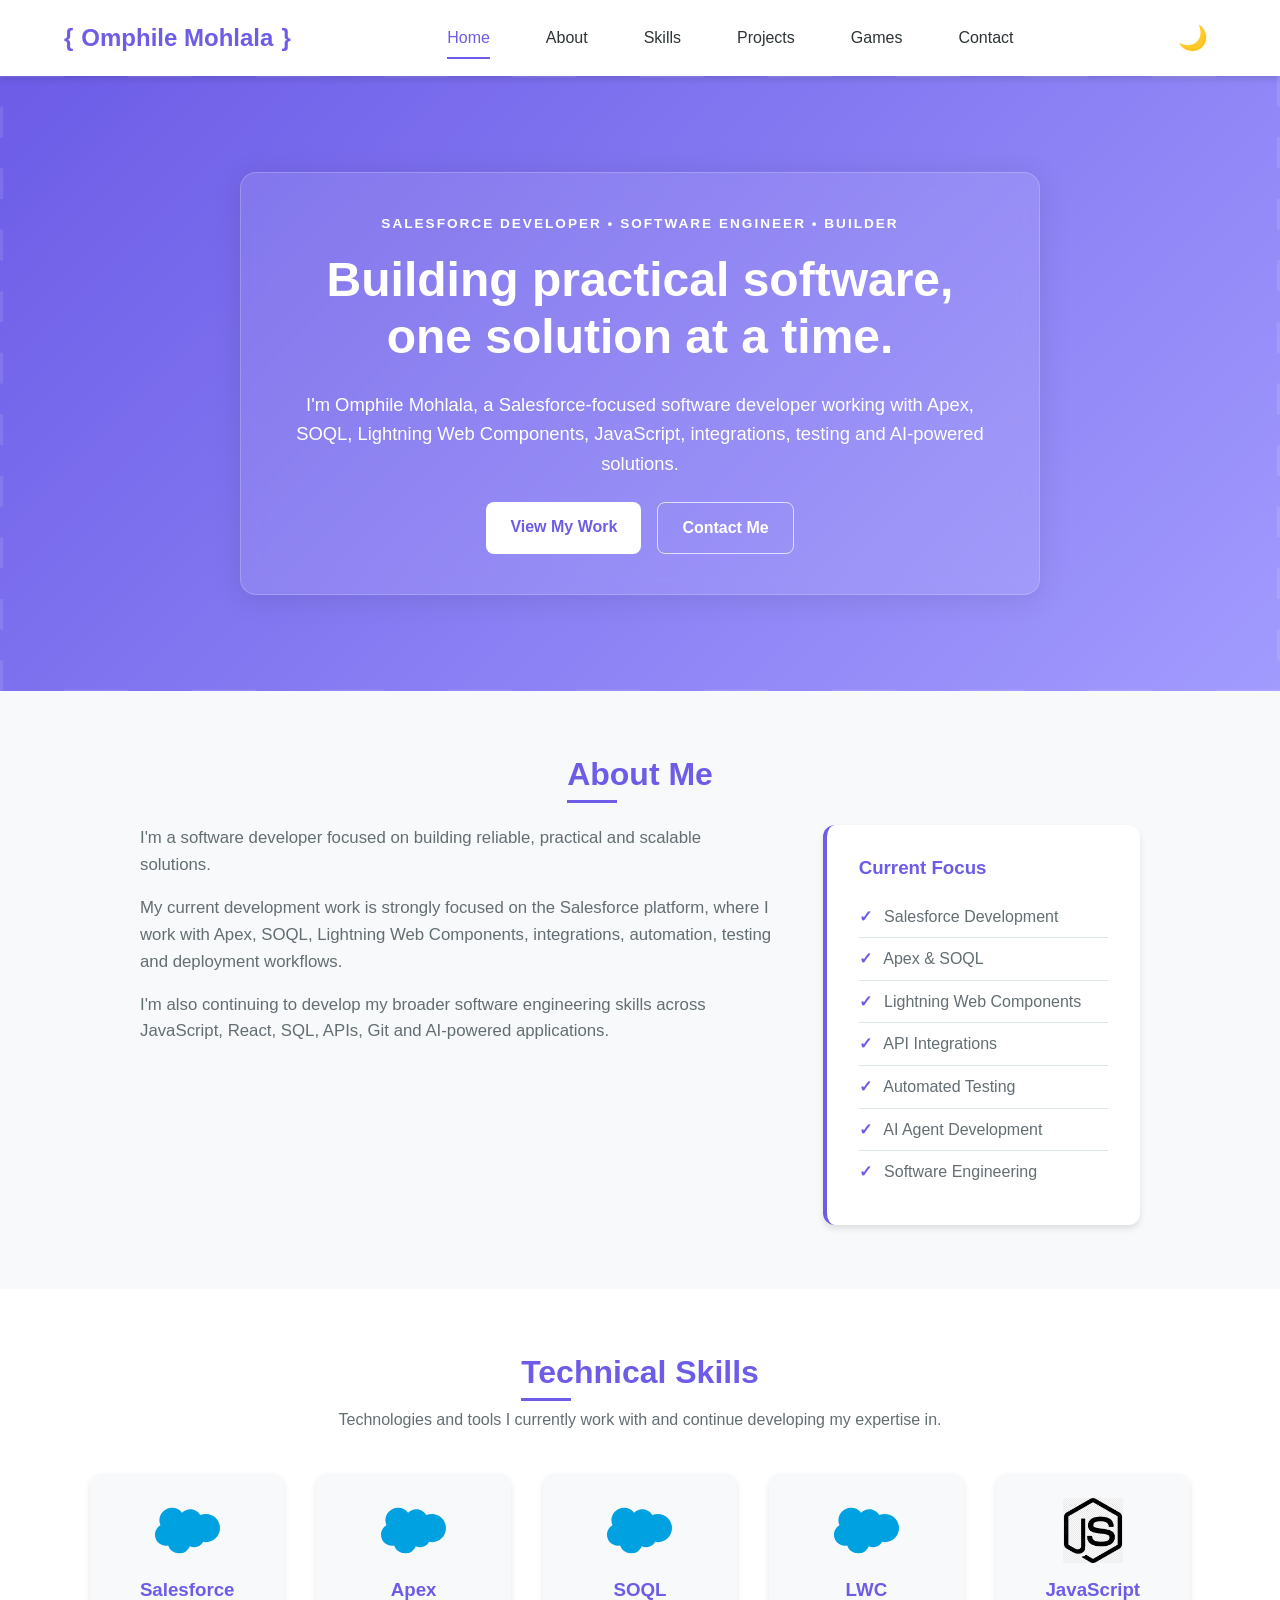
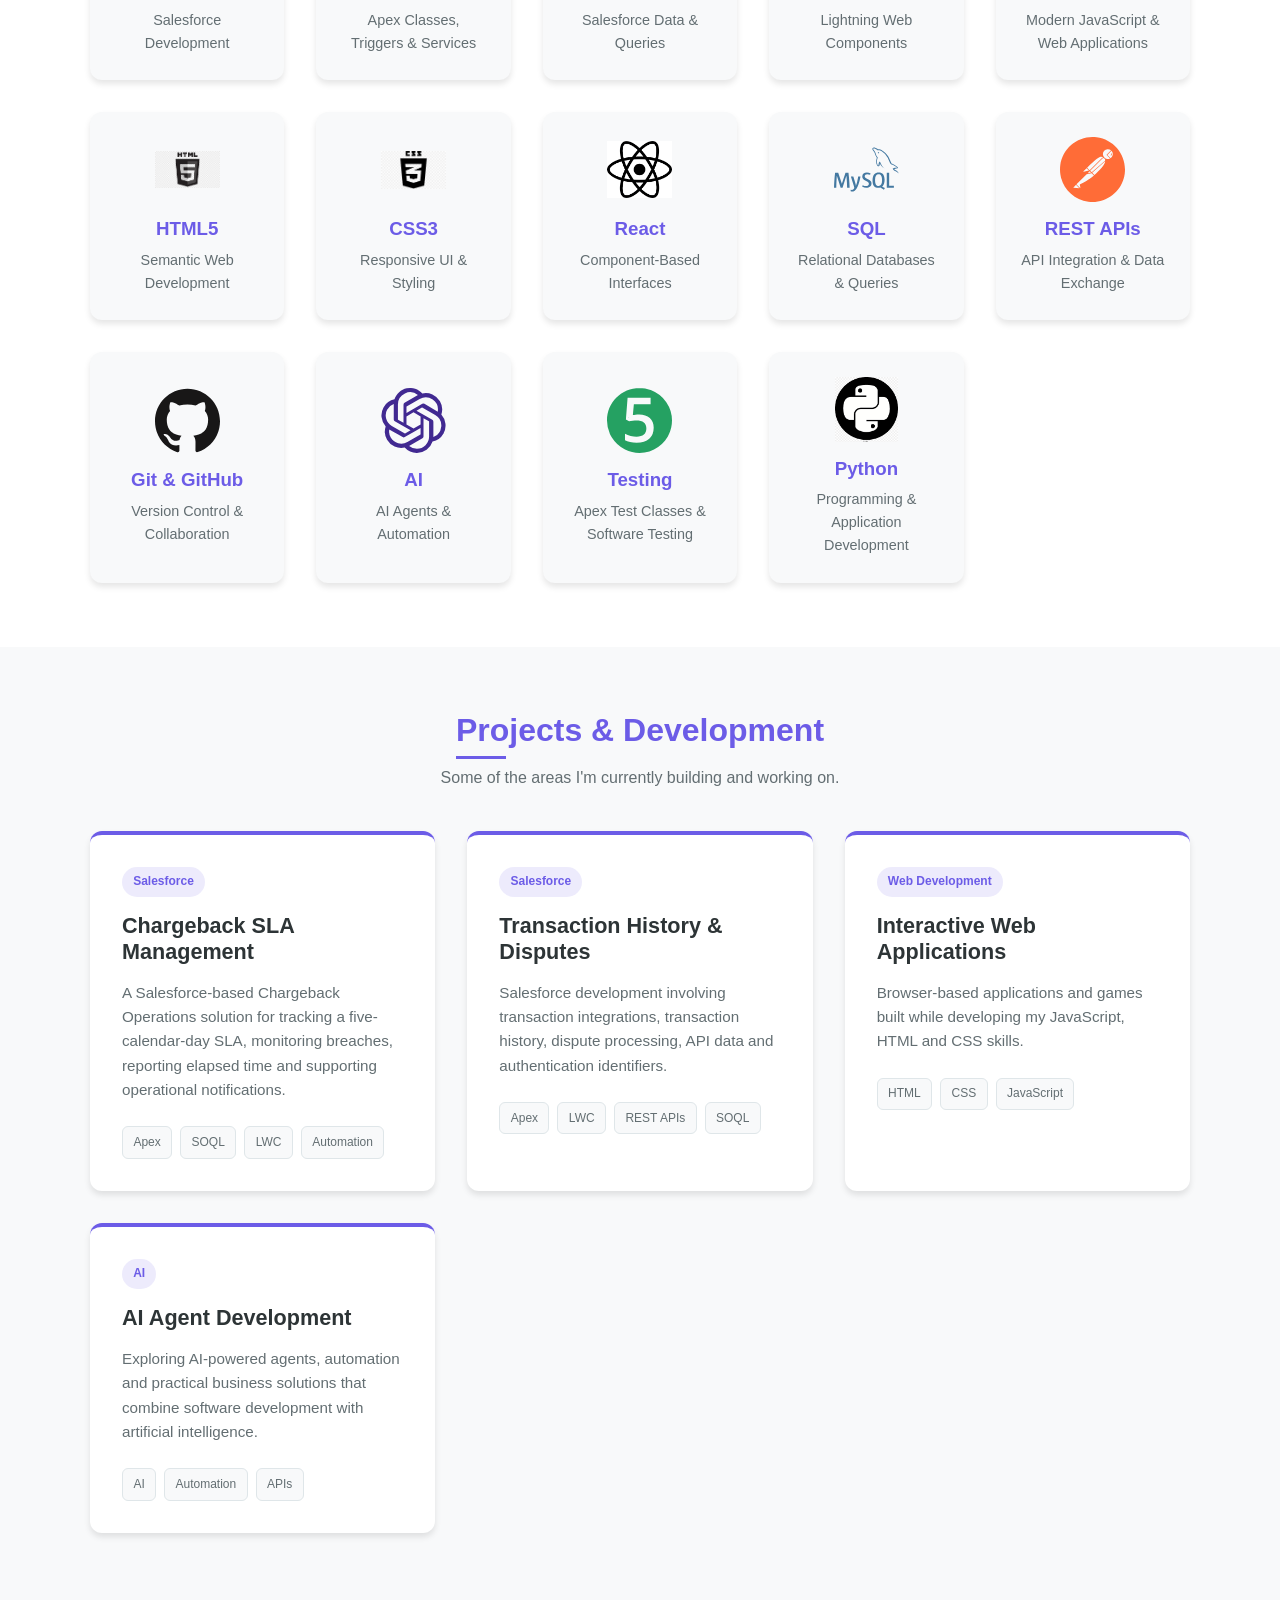
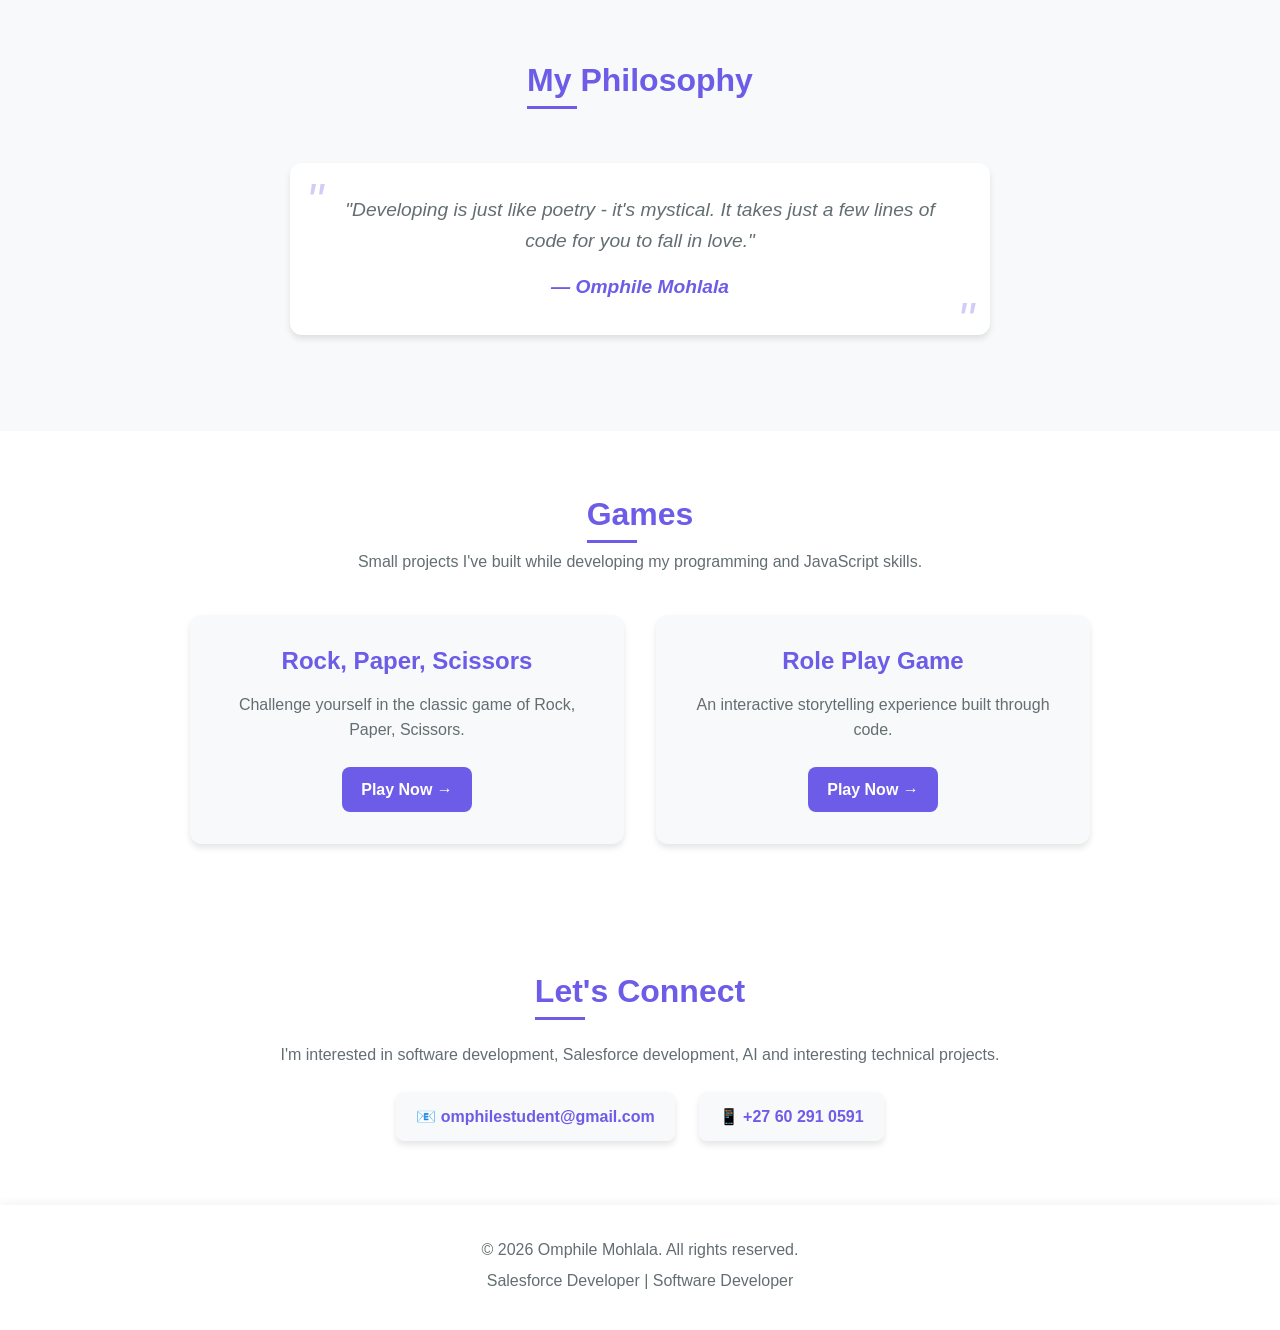
<file: index.html>
<!DOCTYPE html>
<html lang="en">

<head>

    <meta charset="UTF-8">

    <meta
            name="viewport"
            content="width=device-width, initial-scale=1.0"
    >

    <meta
            name="description"
            content="Omphile Mohlala - Salesforce Developer and Software Developer specializing in Apex, LWC, JavaScript, integrations, testing and AI."
    >

    <meta
            name="keywords"
            content="Omphile Mohlala, Salesforce Developer, Apex, LWC, JavaScript, SOQL, React, Software Developer, AI"
    >

    <link
            rel="icon"
            type="image/x-icon"
            href="assets/images/omphile.JPG"
    >

    <link
            rel="stylesheet"
            href="css/style.css"
    >

    <title>
        Omphile Mohlala | Salesforce & Software Developer
    </title>

</head>


<body>


<!-- HEADER -->

<header>

    <nav class="navbar">

        <div class="navbar-brand">
            Omphile Mohlala
        </div>


        <ul class="navbar-links">

            <li>
                <a
                        href="#home"
                        class="nav-link active"
                >
                    Home
                </a>
            </li>

            <li>
                <a
                        href="#about"
                        class="nav-link"
                >
                    About
                </a>
            </li>

            <li>
                <a
                        href="#skills"
                        class="nav-link"
                >
                    Skills
                </a>
            </li>

            <li>
                <a
                        href="#projects"
                        class="nav-link"
                >
                    Projects
                </a>
            </li>

            <li>
                <a
                        href="#games"
                        class="nav-link"
                >
                    Games
                </a>
            </li>

            <li>
                <a
                        href="#contact"
                        class="nav-link"
                >
                    Contact
                </a>
            </li>

        </ul>


        <div class="navbar-controls">

            <button
                    class="navbar-toggle"
                    aria-label="Open navigation menu"
            >
                ☰
            </button>


            <button
                    id="theme-toggle"
                    aria-label="Toggle dark mode"
            >
                <span class="toggle-icon">
                    🌙
                </span>
            </button>

        </div>

    </nav>

</header>



<main>


    <!-- HERO -->

    <section
            id="home"
            class="hero"
    >

        <div class="glass hero-content">

            <p class="eyebrow">
                SALESFORCE DEVELOPER • SOFTWARE ENGINEER • BUILDER
            </p>


            <h1>
                Building practical software,
                one solution at a time.
            </h1>


            <p class="hero-description">

                I'm Omphile Mohlala, a Salesforce-focused software developer
                working with Apex, SOQL, Lightning Web Components,
                JavaScript, integrations, testing and AI-powered solutions.

            </p>


            <div class="hero-buttons">

                <a
                        href="#projects"
                        class="primary-button"
                >
                    View My Work
                </a>


                <a
                        href="#contact"
                        class="secondary-button"
                >
                    Contact Me
                </a>

            </div>

        </div>

    </section>



    <!-- ABOUT -->

    <section
            id="about"
            class="about-section"
    >

        <h2>
            About Me
        </h2>


        <div class="about-content">

            <div>

                <p>
                    I'm a software developer focused on building reliable,
                    practical and scalable solutions.
                </p>


                <p>
                    My current development work is strongly focused on the
                    Salesforce platform, where I work with Apex, SOQL,
                    Lightning Web Components, integrations, automation,
                    testing and deployment workflows.
                </p>


                <p>
                    I'm also continuing to develop my broader software
                    engineering skills across JavaScript, React, SQL,
                    APIs, Git and AI-powered applications.
                </p>

            </div>


            <div class="developer-focus">

                <h3>
                    Current Focus
                </h3>


                <ul>

                    <li>
                        Salesforce Development
                    </li>

                    <li>
                        Apex & SOQL
                    </li>

                    <li>
                        Lightning Web Components
                    </li>

                    <li>
                        API Integrations
                    </li>

                    <li>
                        Automated Testing
                    </li>

                    <li>
                        AI Agent Development
                    </li>

                    <li>
                        Software Engineering
                    </li>

                </ul>

            </div>

        </div>

    </section>



    <!-- SKILLS -->

    <section
            id="skills"
            class="skills-section"
    >

        <h2>
            Technical Skills
        </h2>


        <p class="section-intro">

            Technologies and tools I currently work with and continue
            developing my expertise in.

        </p>


        <div class="skills-grid">


            <!-- SALESFORCE -->

            <div class="skill">

                <img
                        src="assets/icons/salesforce.svg"
                        alt="Salesforce logo"
                        class="skill-logo"
                >

                <h3>
                    Salesforce
                </h3>

                <p>
                    Salesforce Development
                </p>

            </div>



            <!-- APEX -->

            <div class="skill">

                <img
                        src="assets/icons/salesforce.svg"
                        alt="Salesforce logo representing Apex"
                        class="skill-logo"
                >

                <h3>
                    Apex
                </h3>

                <p>
                    Apex Classes, Triggers & Services
                </p>

            </div>



            <!-- SOQL -->

            <div class="skill">

                <img
                        src="assets/icons/salesforce.svg"
                        alt="Salesforce logo representing SOQL"
                        class="skill-logo"
                >

                <h3>
                    SOQL
                </h3>

                <p>
                    Salesforce Data & Queries
                </p>

            </div>



            <!-- LWC -->

            <div class="skill">

                <img
                        src="assets/icons/salesforce.svg"
                        alt="Salesforce logo representing Lightning Web Components"
                        class="skill-logo"
                >

                <h3>
                    LWC
                </h3>

                <p>
                    Lightning Web Components
                </p>

            </div>



            <!-- JAVASCRIPT -->

            <div class="skill">

                <img
                        src="assets/images/skills/javascript.png"
                        alt="JavaScript logo"
                        class="skill-logo"
                >

                <h3>
                    JavaScript
                </h3>

                <p>
                    Modern JavaScript & Web Applications
                </p>

            </div>



            <!-- HTML5 -->

            <div class="skill">

                <img
                        src="assets/images/skills/html.png"
                        alt="HTML5 logo"
                        class="skill-logo"
                >

                <h3>
                    HTML5
                </h3>

                <p>
                    Semantic Web Development
                </p>

            </div>



            <!-- CSS3 -->

            <div class="skill">

                <img
                        src="assets/images/skills/css.png"
                        alt="CSS3 logo"
                        class="skill-logo"
                >

                <h3>
                    CSS3
                </h3>

                <p>
                    Responsive UI & Styling
                </p>

            </div>



            <!-- REACT -->

            <div class="skill">

                <img
                        src="assets/images/skills/react.png"
                        alt="React logo"
                        class="skill-logo"
                >

                <h3>
                    React
                </h3>

                <p>
                    Component-Based Interfaces
                </p>

            </div>



            <!-- SQL -->

            <div class="skill">

                <img
                        src="assets/icons/mysql.svg"
                        alt="SQL database logo"
                        class="skill-logo"
                >

                <h3>
                    SQL
                </h3>

                <p>
                    Relational Databases & Queries
                </p>

            </div>



            <!-- REST APIs -->

            <div class="skill">

                <img
                        src="assets/icons/postman.svg"
                        alt="Postman REST API logo"
                        class="skill-logo"
                >

                <h3>
                    REST APIs
                </h3>

                <p>
                    API Integration & Data Exchange
                </p>

            </div>



            <!-- GIT & GITHUB -->

            <div class="skill">

                <img
                        src="assets/icons/github.svg"
                        alt="GitHub logo"
                        class="skill-logo skill-logo--mono"
                >

                <h3>
                    Git & GitHub
                </h3>

                <p>
                    Version Control & Collaboration
                </p>

            </div>



            <!-- AI -->

            <div class="skill">

                <img
                        src="assets/icons/openai.svg"
                        alt="OpenAI logo"
                        class="skill-logo skill-logo--mono"
                >

                <h3>
                    AI
                </h3>

                <p>
                    AI Agents & Automation
                </p>

            </div>



            <!-- TESTING -->

            <div class="skill">

                <img
                        src="assets/icons/junit.svg"
                        alt="JUnit testing logo"
                        class="skill-logo"
                >

                <h3>
                    Testing
                </h3>

                <p>
                    Apex Test Classes & Software Testing
                </p>

            </div>



            <!-- PYTHON -->

            <div class="skill">

                <img
                        src="assets/images/skills/python.png"
                        alt="Python logo"
                        class="skill-logo"
                >

                <h3>
                    Python
                </h3>

                <p>
                    Programming & Application Development
                </p>

            </div>


        </div>

    </section>



    <!-- PROJECTS -->

    <section
            id="projects"
            class="projects-section"
    >

        <h2>
            Projects & Development
        </h2>


        <p class="section-intro">

            Some of the areas I'm currently building and working on.

        </p>


        <div class="projects-grid">


            <article class="project-card">

            <span class="project-tag">
                Salesforce
            </span>


                <h3>
                    Chargeback SLA Management
                </h3>


                <p>

                    A Salesforce-based Chargeback Operations solution
                    for tracking a five-calendar-day SLA, monitoring
                    breaches, reporting elapsed time and supporting
                    operational notifications.

                </p>


                <div class="project-tech">

                <span>
                    Apex
                </span>

                    <span>
                    SOQL
                </span>

                    <span>
                    LWC
                </span>

                    <span>
                    Automation
                </span>

                </div>

            </article>



            <article class="project-card">

            <span class="project-tag">
                Salesforce
            </span>


                <h3>
                    Transaction History & Disputes
                </h3>


                <p>

                    Salesforce development involving transaction
                    integrations, transaction history, dispute processing,
                    API data and authentication identifiers.

                </p>


                <div class="project-tech">

                <span>
                    Apex
                </span>

                    <span>
                    LWC
                </span>

                    <span>
                    REST APIs
                </span>

                    <span>
                    SOQL
                </span>

                </div>

            </article>



            <article class="project-card">

            <span class="project-tag">
                Web Development
            </span>


                <h3>
                    Interactive Web Applications
                </h3>


                <p>

                    Browser-based applications and games built while
                    developing my JavaScript, HTML and CSS skills.

                </p>


                <div class="project-tech">

                <span>
                    HTML
                </span>

                    <span>
                    CSS
                </span>

                    <span>
                    JavaScript
                </span>

                </div>

            </article>



            <article class="project-card">

            <span class="project-tag">
                AI
            </span>


                <h3>
                    AI Agent Development
                </h3>


                <p>

                    Exploring AI-powered agents, automation and practical
                    business solutions that combine software development
                    with artificial intelligence.

                </p>


                <div class="project-tech">

                <span>
                    AI
                </span>

                    <span>
                    Automation
                </span>

                    <span>
                    APIs
                </span>

                </div>

            </article>


        </div>

    </section>



    <!-- PHILOSOPHY -->

    <section class="philosophy-section">

        <h2>
            My Philosophy
        </h2>


        <blockquote>

            <p>

                "Developing is just like poetry -
                it's mystical. It takes just a few lines
                of code for you to fall in love."

            </p>


            <footer>
                — Omphile Mohlala
            </footer>

        </blockquote>

    </section>



    <!-- GAMES -->

    <section
            class="games-section"
            id="games"
    >

        <h2>
            Games
        </h2>


        <p class="section-intro">

            Small projects I've built while developing my programming
            and JavaScript skills.

        </p>


        <div class="games-grid">


            <div class="game-card">

                <h3>
                    Rock, Paper, Scissors
                </h3>


                <p>

                    Challenge yourself in the classic game of
                    Rock, Paper, Scissors.

                </p>


                <a
                        href="pages/game.html"
                        class="game-link"
                >
                    Play Now →
                </a>

            </div>



            <div class="game-card">

                <h3>
                    Role Play Game
                </h3>


                <p>

                    An interactive storytelling experience
                    built through code.

                </p>


                <a
                        href="pages/role-play.html"
                        class="game-link"
                >
                    Play Now →
                </a>

            </div>


        </div>

    </section>



    <!-- CONTACT -->

    <section
            id="contact"
            class="contact-section"
    >

        <h2>
            Let's Connect
        </h2>


        <p>

            I'm interested in software development,
            Salesforce development, AI and interesting
            technical projects.

        </p>


        <div class="contact-details">

            <a href="mailto:omphilestudent@gmail.com">
                📧 omphilestudent@gmail.com
            </a>


            <a href="tel:+27602910591">
                📱 +27 60 291 0591
            </a>

        </div>

    </section>


</main>



<!-- FOOTER -->

<footer class="site-footer">

    <p>

        &copy;

        <span id="year"></span>

        Omphile Mohlala.

        All rights reserved.

    </p>


    <p>
        Salesforce Developer | Software Developer
    </p>

</footer>



<script src="js/main.js"></script>


</body>

</html>
</file>
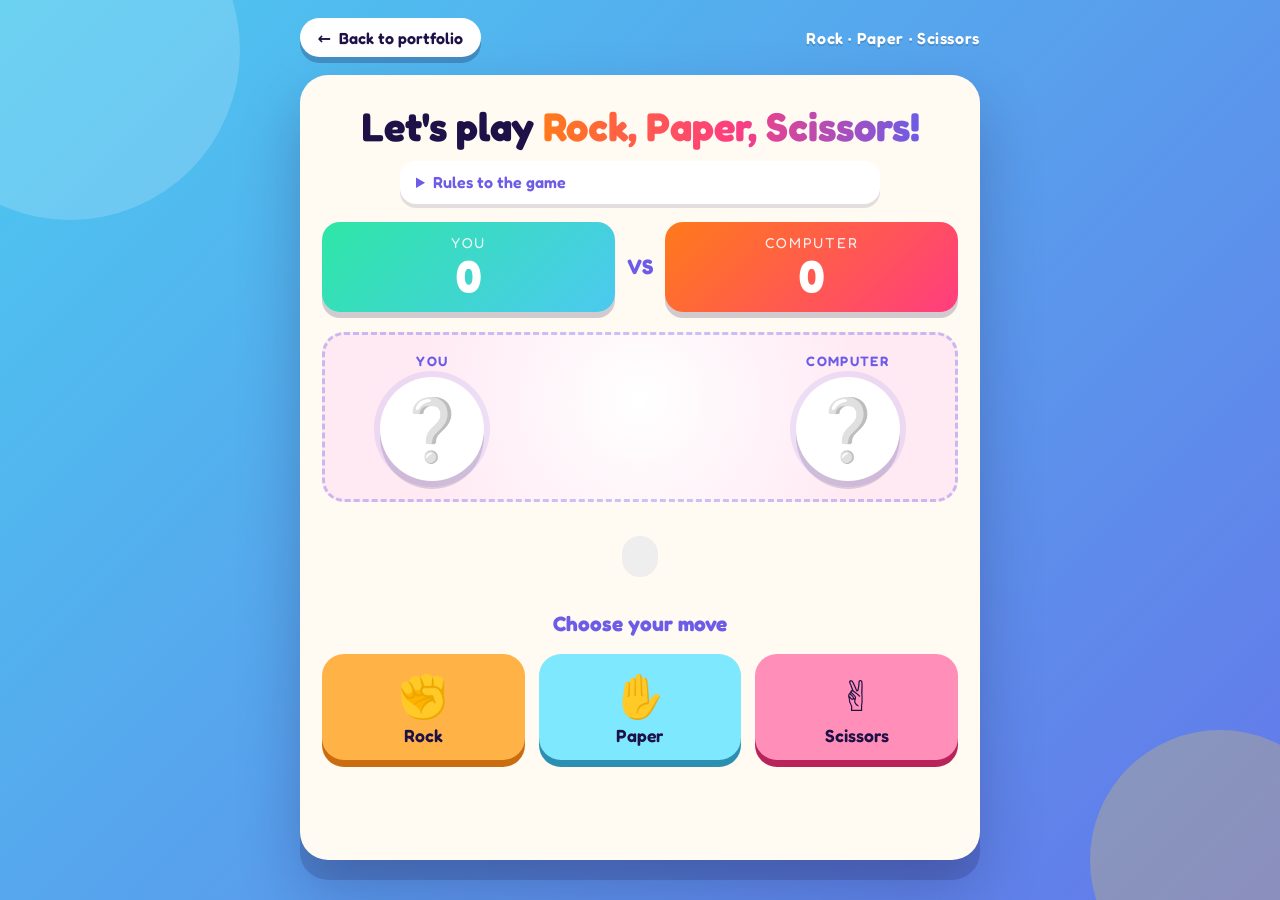
<file: pages/game.html>
<!DOCTYPE html>
<html lang="en">
<head>
  <meta charset="UTF-8" />
  <meta name="viewport" content="width=device-width, initial-scale=1.0" />
  <title>Rock, Paper, Scissors | Omphile Mohlala</title>
  <link rel="preconnect" href="https://fonts.googleapis.com">
  <link rel="preconnect" href="https://fonts.gstatic.com" crossorigin>
  <link href="https://fonts.googleapis.com/css2?family=Fredoka:wght@400;500;600;700&display=swap" rel="stylesheet">
  <link rel="stylesheet" href="../css/arcade.css" />
  <link rel="stylesheet" href="../css/game.css" />
</head>
<body>

<header class="game-topbar">
  <a href="../index.html#games" class="back-link">
    <span class="arrow" aria-hidden="true">←</span> Back to portfolio
  </a>
  <span class="game-title">Rock · Paper · Scissors</span>
</header>

<main class="game-card">

  <h1 class="game-heading">Let's play <span>Rock, Paper, Scissors!</span></h1>

  <details class="rules">
    <summary>Rules to the game</summary>

    <p>You will be playing against the computer.</p>
    <p>You can choose between Rock, Paper, and Scissors.</p>
    <p>The first one to three points wins.</p>

    <p>Here are the rules to getting a point in the game:</p>
    <ul>
      <li>Rock beats Scissors</li>
      <li>Scissors beats Paper</li>
      <li>Paper beats Rock</li>
    </ul>
    <p>
      If the player and computer choose the same option (Ex. Paper and
      Paper), then no one gets the point.
    </p>
  </details>

  <div class="scoreboard">
    <div class="score-card player">
      <span class="score-label">You</span>
      <strong class="score" id="player-score">0</strong>
    </div>

    <span class="vs" aria-hidden="true">VS</span>

    <div class="score-card computer">
      <span class="score-label">Computer</span>
      <strong class="score" id="computer-score">0</strong>
    </div>
  </div>

  <section class="arena" id="arena" aria-label="Round arena">
    <div class="pick-slot">
      <span class="pick-label">You</span>
      <div class="pick-emoji" id="player-pick">❔</div>
    </div>

    <div class="countdown is-off" id="countdown" aria-live="assertive"></div>

    <div class="pick-slot">
      <span class="pick-label">Computer</span>
      <div class="pick-emoji" id="computer-pick">❔</div>
    </div>
  </section>

  <p id="results-msg" class="results-msg" role="status"></p>

  <section class="options-container">
    <h2>Choose your move</h2>
    <div class="btn-container">
      <button id="rock-btn" class="move" data-move="Rock">
        <span class="move-emoji" aria-hidden="true">✊</span>Rock
      </button>
      <button id="paper-btn" class="move" data-move="Paper">
        <span class="move-emoji" aria-hidden="true">✋</span>Paper
      </button>
      <button id="scissors-btn" class="move" data-move="Scissors">
        <span class="move-emoji" aria-hidden="true">✌️</span>Scissors
      </button>
    </div>
  </section>

  <p id="winner-msg" class="winner-msg" role="status"></p>
  <button class="reset-btn" id="reset-game-btn" hidden>Play again?</button>

</main>

<script src="../js/fx.js"></script>
<script src="../js/game.js"></script>
</body>
</html>
</file>
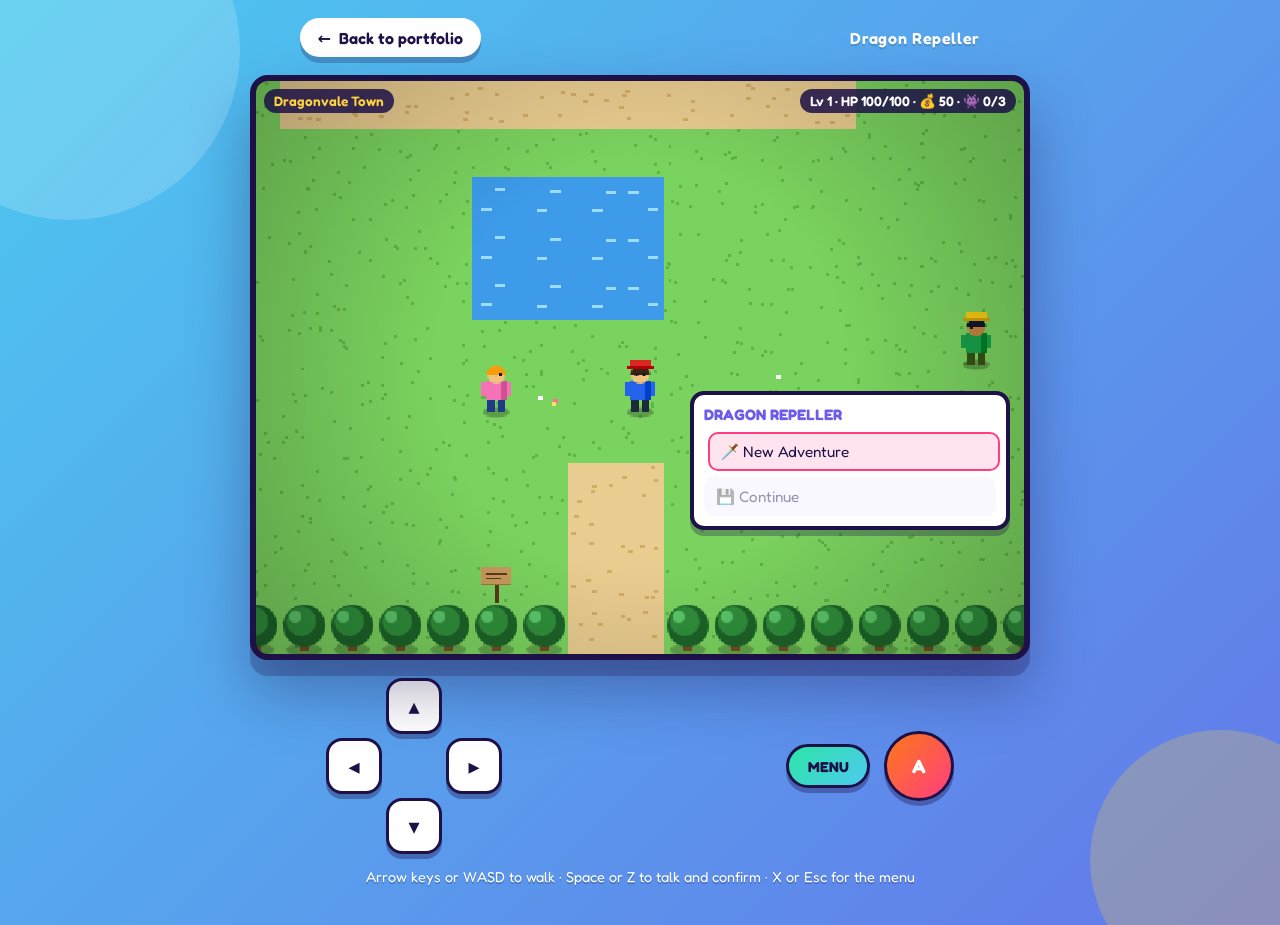
<file: pages/role-play.html>
<!DOCTYPE html>
<html lang="en">
<head>
  <meta charset="utf-8">
  <meta name="viewport" content="width=device-width, initial-scale=1.0">
  <title>Dragon Repeller | Omphile Mohlala</title>
  <link rel="preconnect" href="https://fonts.googleapis.com">
  <link rel="preconnect" href="https://fonts.gstatic.com" crossorigin>
  <link href="https://fonts.googleapis.com/css2?family=Fredoka:wght@400;500;600;700&display=swap" rel="stylesheet">
  <link rel="stylesheet" href="../css/arcade.css">
  <link rel="stylesheet" href="../css/role-play.css">
</head>
<body>

<header class="game-topbar">
  <a href="../index.html#games" class="back-link">
    <span class="arrow" aria-hidden="true">←</span> Back to portfolio
  </a>
  <span class="game-title">Dragon Repeller</span>
</header>

<main class="rpg-wrap">

  <div class="rpg" id="rpg">
    <canvas id="world" width="512" height="384" aria-label="Dragonvale world"></canvas>

    <div class="hud">
      <span class="hud-location" id="hud-location">Dragonvale Town</span>
      <span class="hud-stats" id="hud-stats"></span>
    </div>

    <div class="battle" id="battle" hidden>
      <div class="battle-stage">
        <div class="foe">
          <div class="panel">
            <span class="panel-name"><span id="foe-name"></span> <span class="lv" id="foe-level"></span></span>
            <div class="hp"><div class="hp-fill" id="foe-hp"></div></div>
            <span class="numbers" id="foe-numbers"></span>
          </div>
          <div class="sprite foe-sprite" id="foe-sprite"></div>
        </div>
        <div class="you">
          <div class="sprite you-sprite" id="you-sprite">🤺</div>
          <div class="panel">
            <span class="panel-name">Hero <span class="lv" id="you-level"></span></span>
            <div class="hp"><div class="hp-fill" id="you-hp"></div></div>
            <span class="numbers" id="you-numbers"></span>
          </div>
        </div>
        <div class="companions" id="companion-strip"></div>
      </div>
    </div>

    <div class="dialog" id="dialog" hidden>
      <div class="dialog-speaker" id="dialog-speaker" hidden></div>
      <p id="dialog-text"></p>
      <span class="dialog-next" aria-hidden="true">▶</span>
    </div>

    <div class="choice" id="choice" hidden>
      <h3 id="choice-title"></h3>
      <div class="choice-list" id="choice-list"></div>
    </div>

    <div class="fade" id="fade"></div>
    <div class="flash" id="flash"></div>
  </div>

  <div class="touch" aria-label="On-screen controls">
    <div class="dpad">
      <button type="button" data-key="ArrowUp" aria-label="Up">▲</button>
      <button type="button" data-key="ArrowLeft" aria-label="Left">◀</button>
      <button type="button" data-key="ArrowRight" aria-label="Right">▶</button>
      <button type="button" data-key="ArrowDown" aria-label="Down">▼</button>
    </div>
    <div class="ab">
      <button type="button" class="b" data-key="x" aria-label="Menu">MENU</button>
      <button type="button" class="a" data-key=" " aria-label="Talk or confirm">A</button>
    </div>
  </div>

  <p class="controls-help">Arrow keys or WASD to walk · Space or Z to talk and confirm · X or Esc for the menu</p>

</main>

<script src="../js/fx.js"></script>
<script src="../js/rpg/data.js"></script>
<script src="../js/rpg/sprites.js"></script>
<script src="../js/rpg/world.js"></script>
<script src="../js/rpg/ui.js"></script>
<script src="../js/rpg/battle.js"></script>
<script src="../js/role-play.js"></script>
</body>
</html>
</file>
<file: css/style.css>
:root {
  /* Color Palette */
  --bg-primary: #f8f9fa;
  --bg-secondary: #ffffff;
  --text-primary: #2d3436;
  --text-secondary: #636e72;
  --accent-color: #6c5ce7;
  --accent-light: #a29bfe;
  --border-color: #dfe6e9;
  --hover-color: #f1f1f1;
  --shadow: 0 4px 6px rgba(0, 0, 0, 0.1);
  --transition: all 0.3s cubic-bezier(0.25, 0.8, 0.25, 1);

  /* Typography */
  --font-main: 'Segoe UI', Tahoma, Geneva, Verdana, sans-serif;
  --font-heading: 'Montserrat', sans-serif;
}

/* Dark theme */
[data-theme="dark"] {
  --bg-primary: #121212;
  --bg-secondary: #1e1e1e;
  --text-primary: #f5f6fa;
  --text-secondary: #dcdde1;
  --accent-color: #9c88ff;
  --accent-light: #8c7ae6;
  --border-color: #353b48;
  --hover-color: #2f3640;
  --shadow: 0 4px 6px rgba(0, 0, 0, 0.3);
}

* {
  box-sizing: border-box;
  margin: 0;
  padding: 0;
}

html {
  scroll-behavior: smooth;
}

body {
  font-family: var(--font-main);
  background-color: var(--bg-primary);
  color: var(--text-primary);
  transition: var(--transition);
  line-height: 1.6;
  margin: 0;
  min-height: 100vh;
  display: flex;
  flex-direction: column;
}

/* Typography */

h1,
h2,
h3,
h4 {
  font-family: var(--font-heading);
  font-weight: 600;
  line-height: 1.2;
  margin-bottom: 1rem;
}

h1 {
  font-size: 2.5rem;
}

h2 {
  font-size: 2rem;
  color: var(--accent-color);
  position: relative;
  display: inline-block;
  margin-bottom: 2rem;
}

h2::after {
  content: '';
  position: absolute;
  bottom: -10px;
  left: 0;
  width: 50px;
  height: 3px;
  background: var(--accent-color);
}

p {
  margin-bottom: 1rem;
  color: var(--text-secondary);
}

a {
  text-decoration: none;
  color: var(--accent-color);
  transition: var(--transition);
}

/* Layout */

.container {
  width: 100%;
  max-width: 1200px;
  margin: 0 auto;
  padding: 0 1.5rem;
}

section {
  padding: 4rem 1.5rem;
  scroll-margin-top: 90px;
}

/* Header & Navigation */

header {
  background-color: var(--bg-secondary);
  box-shadow: var(--shadow);
  position: sticky;
  top: 0;
  z-index: 100;
}

.navbar {
  width: 100%;
  max-width: 1200px;
  margin: 0 auto;
  display: flex;
  justify-content: space-between;
  align-items: center;
  padding: 1rem 1.5rem;
}

.navbar-brand {
  font-size: 1.5rem;
  font-weight: 700;
  color: var(--accent-color);
  display: flex;
  align-items: center;
  gap: 0.5rem;
}

.navbar-brand::before {
  content: "{";
  color: var(--accent-color);
}

.navbar-brand::after {
  content: "}";
  color: var(--accent-color);
}

.navbar-links {
  display: flex;
  gap: 1.5rem;
  list-style: none;
}

.nav-link {
  color: var(--text-primary);
  padding: 0.5rem 1rem;
  border-radius: 4px;
  transition: var(--transition);
  font-weight: 500;
  position: relative;
}

.nav-link:hover {
  color: var(--accent-color);
}

.nav-link.active {
  color: var(--accent-color);
}

.nav-link.active::after {
  content: '';
  position: absolute;
  bottom: -5px;
  left: 1rem;
  width: calc(100% - 2rem);
  height: 2px;
  background: var(--accent-color);
}

/* Navbar controls */

.navbar-controls {
  display: flex;
  align-items: center;
  gap: 1rem;
}

.navbar-toggle {
  display: none;
  background: none;
  border: none;
  font-size: 1.5rem;
  color: var(--text-primary);
  cursor: pointer;
}

/* Theme Toggle */

#theme-toggle {
  background: none;
  border: none;
  font-size: 1.5rem;
  cursor: pointer;
  color: var(--text-primary);
  transition: var(--transition);
  padding: 0.5rem;
  border-radius: 50%;
}

#theme-toggle:hover {
  background: var(--hover-color);
}

/* Hero Section */

.hero {
  background: linear-gradient(
          135deg,
          var(--accent-color) 0%,
          var(--accent-light) 100%
  );

  color: white;
  padding: 6rem 1.5rem;
  text-align: center;
  position: relative;
  overflow: hidden;
}

.hero::before {
  content: '';
  position: absolute;
  top: 0;
  left: 0;
  width: 100%;
  height: 100%;

  background: url('data:image/svg+xml;utf8,<svg xmlns="http://www.w3.org/2000/svg" viewBox="0 0 100 100" preserveAspectRatio="none"><path d="M0,0 L100,0 L100,100 L0,100 Z" fill="none" stroke="white" stroke-width="0.5" stroke-dasharray="5,5" /></svg>');

  opacity: 0.1;
}

.hero-content {
  position: relative;
  z-index: 1;
}

.glass {
  background: rgba(255, 255, 255, 0.1);
  backdrop-filter: blur(10px);
  -webkit-backdrop-filter: blur(10px);

  border-radius: 16px;

  border: 1px solid rgba(255, 255, 255, 0.2);

  padding: 2.5rem;

  max-width: 800px;

  margin: 0 auto;

  box-shadow: 0 4px 30px rgba(0, 0, 0, 0.1);

  transform: translateY(20px);

  opacity: 0;

  animation: fadeInUp 0.8s ease forwards;
}

.glass p {
  color: white;
}

.eyebrow {
  color: white !important;
  font-size: 0.85rem;
  font-weight: 700;
  letter-spacing: 2px;
  margin-bottom: 1rem;
}

.hero h1 {
  color: white;
  font-size: 3rem;
  margin-bottom: 1.5rem;
}

.hero-description {
  color: white !important;
  font-size: 1.15rem;
  max-width: 700px;
  margin: 0 auto 1.5rem;
}

/* Hero Buttons */

.hero-buttons {
  display: flex;
  justify-content: center;
  gap: 1rem;
  margin-top: 1.5rem;
  flex-wrap: wrap;
}

.primary-button,
.secondary-button {
  display: inline-block;
  padding: 0.75rem 1.5rem;
  border-radius: 8px;
  font-weight: 600;
  transition: var(--transition);
}

.primary-button {
  background: white;
  color: var(--accent-color);
}

.primary-button:hover {
  transform: translateY(-3px);
  box-shadow: var(--shadow);
}

.secondary-button {
  border: 1px solid rgba(255, 255, 255, 0.7);
  color: white;
}

.secondary-button:hover {
  background: rgba(255, 255, 255, 0.15);
  color: white;
}

/* Section Intro */

.section-intro {
  max-width: 700px;
  margin: -1rem auto 2.5rem;
  text-align: center;
}

/* Skills Section */

.skills-section {
  text-align: center;
  background-color: var(--bg-secondary);
}

.skills-grid {
  display: grid;

  grid-template-columns:
    repeat(auto-fit, minmax(170px, 1fr));

  gap: 2rem;

  max-width: 1100px;

  margin: 0 auto;
}

.skill {
  display: flex;
  flex-direction: column;
  align-items: center;
  justify-content: center;

  padding: 1.5rem;

  min-height: 190px;

  border-radius: 12px;

  transition: var(--transition);

  background: var(--bg-primary);

  box-shadow: var(--shadow);

  border: 1px solid transparent;
}

.skill:hover {
  transform: translateY(-7px);

  box-shadow: 0 10px 25px rgba(0, 0, 0, 0.12);

  border-color: var(--accent-light);
}

.skill h3 {
  color: var(--accent-color);
  margin-bottom: 0.5rem;
}

.skill p {
  font-size: 0.9rem;
  margin-bottom: 0;
}

.skill-logo {
  width: 65px;
  height: 65px;

  object-fit: contain;

  margin-bottom: 1rem;

  transition: var(--transition);
}

.skill:hover .skill-logo {
  transform: scale(1.08);
}

/* Near-black logos (GitHub, OpenAI) are inverted so they show on dark backgrounds */
[data-theme="dark"] .skill-logo--mono {
  filter: invert(1);
}

.skill-icon {
  width: 65px;
  height: 65px;

  display: flex;
  align-items: center;
  justify-content: center;

  font-size: 2.2rem;

  margin-bottom: 1rem;

  background: rgba(108, 92, 231, 0.1);

  border-radius: 14px;
}

/* About Section */

.about-section {
  text-align: center;
}

.about-content {
  max-width: 1000px;
  margin: 0 auto;

  display: grid;

  grid-template-columns: 2fr 1fr;

  gap: 3rem;

  text-align: left;

  align-items: start;
}

.about-content p {
  font-size: 1.05rem;
}

.developer-focus {
  background: var(--bg-secondary);

  padding: 2rem;

  border-radius: 12px;

  box-shadow: var(--shadow);

  border-left: 4px solid var(--accent-color);
}

.developer-focus h3 {
  color: var(--accent-color);
}

.developer-focus ul {
  list-style: none;
}

.developer-focus li {
  padding: 0.5rem 0;

  color: var(--text-secondary);

  border-bottom: 1px solid var(--border-color);
}

.developer-focus li:last-child {
  border-bottom: none;
}

.developer-focus li::before {
  content: "✓";
  color: var(--accent-color);
  font-weight: bold;
  margin-right: 0.5rem;
}

/* Philosophy */

.philosophy-section {
  text-align: center;
}

blockquote {
  font-style: italic;

  font-size: 1.2rem;

  max-width: 700px;

  margin: 2rem auto;

  padding: 2rem;

  position: relative;

  color: var(--text-primary);

  background: var(--bg-secondary);

  border-radius: 12px;

  box-shadow: var(--shadow);
}

blockquote::before,
blockquote::after {
  content: '"';

  font-size: 3rem;

  color: var(--accent-color);

  opacity: 0.3;

  position: absolute;
}

blockquote::before {
  top: 0;
  left: 1rem;
}

blockquote::after {
  bottom: -1.5rem;
  right: 1rem;
}

blockquote footer {
  margin-top: 1rem;

  padding: 0;

  background: none;

  box-shadow: none;

  font-weight: 600;

  color: var(--accent-color);
}

/* Projects */

.projects-section {
  background-color: var(--bg-primary);
  text-align: center;
}

.projects-grid {
  display: grid;

  grid-template-columns:
    repeat(auto-fit, minmax(280px, 1fr));

  gap: 2rem;

  max-width: 1100px;

  margin: 0 auto;
}

.project-card {
  background: var(--bg-secondary);

  padding: 2rem;

  border-radius: 12px;

  box-shadow: var(--shadow);

  text-align: left;

  transition: var(--transition);

  border-top: 4px solid var(--accent-color);
}

.project-card:hover {
  transform: translateY(-7px);

  box-shadow:
          0 12px 25px rgba(0, 0, 0, 0.12);
}

.project-tag {
  display: inline-block;

  background: rgba(108, 92, 231, 0.12);

  color: var(--accent-color);

  padding: 0.35rem 0.7rem;

  border-radius: 20px;

  font-size: 0.75rem;

  font-weight: 700;

  margin-bottom: 1rem;
}

.project-card h3 {
  color: var(--text-primary);

  font-size: 1.35rem;
}

.project-card p {
  font-size: 0.95rem;
}

.project-tech {
  display: flex;

  flex-wrap: wrap;

  gap: 0.5rem;

  margin-top: 1.5rem;
}

.project-tech span {
  padding: 0.35rem 0.65rem;

  background: var(--bg-primary);

  border: 1px solid var(--border-color);

  border-radius: 6px;

  font-size: 0.75rem;

  color: var(--text-secondary);
}

/* Games Section */

.games-section {
  background-color: var(--bg-secondary);

  padding: 4rem 1.5rem;

  text-align: center;
}

.games-grid {
  display: grid;

  grid-template-columns:
    repeat(auto-fit, minmax(250px, 1fr));

  gap: 2rem;

  max-width: 900px;

  margin: 0 auto;
}

.game-card {
  background: var(--bg-primary);

  padding: 2rem;

  border-radius: 12px;

  box-shadow: var(--shadow);

  transition: var(--transition);

  display: flex;

  flex-direction: column;

  align-items: center;

  justify-content: space-between;
}

.game-card:hover {
  transform: translateY(-5px);

  box-shadow:
          0 10px 20px rgba(0, 0, 0, 0.1);
}

.game-card h3 {
  color: var(--accent-color);

  font-size: 1.5rem;

  margin-bottom: 1rem;
}

.game-card p {
  color: var(--text-secondary);

  font-size: 1rem;

  margin-bottom: 1.5rem;
}

.game-link {
  display: inline-block;

  padding: 0.6rem 1.2rem;

  background-color: var(--accent-color);

  color: #fff;

  border-radius: 8px;

  font-weight: bold;

  transition: var(--transition);
}

.game-link:hover {
  background-color: var(--accent-light);

  color: #fff;

  transform: translateY(-2px);
}

/* Contact Section */

.contact-section {
  background-color: var(--bg-secondary);

  text-align: center;
}

.contact-details {
  display: flex;

  justify-content: center;

  align-items: center;

  gap: 1.5rem;

  flex-wrap: wrap;

  margin-top: 1.5rem;
}

.contact-details a {
  padding: 0.75rem 1.25rem;

  background: var(--bg-primary);

  border-radius: 8px;

  box-shadow: var(--shadow);

  font-weight: 600;
}

.contact-details a:hover {
  transform: translateY(-3px);

  color: var(--accent-light);
}

/* Footer */

.site-footer {
  text-align: center;

  padding: 2rem 1.5rem;

  margin-top: auto;

  background-color: var(--bg-secondary);

  box-shadow:
          0 -2px 10px rgba(0, 0, 0, 0.05);
}

.site-footer p {
  margin-bottom: 0.3rem;
}

/* Animations */

@keyframes fadeInUp {

  from {
    opacity: 0;
    transform: translateY(20px);
  }

  to {
    opacity: 1;
    transform: translateY(0);
  }

}

/* Tablet */

@media (max-width: 768px) {

  .navbar {
    padding: 1rem;
  }

  .navbar-links {
    display: none;

    flex-direction: column;

    width: 100%;

    margin-top: 1rem;

    gap: 0.5rem;
  }

  .navbar-links.active {
    display: flex;
  }

  .navbar-toggle {
    display: block;
  }

  .navbar-controls {
    margin-left: auto;
  }

  .navbar {
    flex-wrap: wrap;
  }

  section {
    padding: 3rem 1rem;
  }

  h1 {
    font-size: 2rem;
  }

  h2 {
    font-size: 1.5rem;
  }

  .hero {
    padding: 4rem 1rem;
  }

  .hero h1 {
    font-size: 2.2rem;
  }

  .glass {
    padding: 2rem 1.5rem;
  }

  .about-content {
    grid-template-columns: 1fr;

    gap: 2rem;
  }

  .skills-grid {
    grid-template-columns:
      repeat(2, 1fr);

    gap: 1rem;
  }

  .projects-grid {
    grid-template-columns: 1fr;
  }

}

/* Mobile */

@media (max-width: 480px) {

  .navbar-brand {
    font-size: 1.2rem;
  }

  .hero h1 {
    font-size: 1.8rem;
  }

  .hero-description {
    font-size: 1rem;
  }

  .hero-buttons {
    flex-direction: column;
  }

  .primary-button,
  .secondary-button {
    width: 100%;
  }

  .skills-grid {
    grid-template-columns: 1fr 1fr;
  }

  .skill {
    min-height: 170px;

    padding: 1rem;
  }

  .skill-logo,
  .skill-icon {
    width: 55px;
    height: 55px;
  }

  .skill h3 {
    font-size: 1rem;
  }

  .skill p {
    font-size: 0.8rem;
  }

  .glass {
    padding: 1.5rem;
  }

  .glass p {
    font-size: 1rem;
  }

  .contact-details {
    flex-direction: column;
  }

  .contact-details a {
    width: 100%;
  }

}
</file>
<file: css/arcade.css>
/* Shared look and motion for the game pages */

:root {
    --ink: #1d1147;
    --paper: #fffaf2;
    --sun: #ffd23f;
    --orange: #ff7a1a;
    --pink: #ff3d7f;
    --mint: #2ee6a6;
    --violet: #6c5ce7;
    --sky: #4cc9f0;
}

* {
    box-sizing: border-box;
}

body {
    margin: 0;
    min-height: 100vh;
    padding: 0 16px 40px;
    overflow-x: hidden;
    font-family: 'Fredoka', system-ui, sans-serif;
    color: var(--ink);
    background: linear-gradient(-45deg, var(--orange), var(--pink), var(--violet), var(--sky));
    background-size: 400% 400%;
    animation: bgShift 16s ease infinite;
}

/* Floating blobs behind everything */
body::before,
body::after {
    content: '';
    position: fixed;
    z-index: -1;
    border-radius: 50%;
    pointer-events: none;
}

body::before {
    width: 340px;
    height: 340px;
    top: -120px;
    left: -100px;
    background: rgba(255, 255, 255, 0.18);
    animation: floatA 10s ease-in-out infinite;
}

body::after {
    width: 260px;
    height: 260px;
    right: -70px;
    bottom: -90px;
    background: rgba(255, 210, 63, 0.25);
    animation: floatB 12s ease-in-out infinite;
}

/* Top bar with the way back to the portfolio */
.game-topbar {
    max-width: 680px;
    margin: 0 auto;
    padding: 18px 0;
    display: flex;
    flex-wrap: wrap;
    justify-content: space-between;
    align-items: center;
    gap: 12px;
}

.back-link {
    display: inline-flex;
    align-items: center;
    gap: 0.5rem;
    padding: 0.6rem 1.1rem;
    border-radius: 999px;
    background: #fff;
    color: var(--ink);
    font-weight: 600;
    text-decoration: none;
    box-shadow: 0 6px 0 rgba(29, 17, 71, 0.25);
    transition: transform 0.2s ease, box-shadow 0.2s ease;
}

.back-link:hover {
    transform: translateY(-2px);
    box-shadow: 0 8px 0 rgba(29, 17, 71, 0.25);
}

.back-link:active {
    transform: translateY(3px);
    box-shadow: 0 2px 0 rgba(29, 17, 71, 0.25);
}

.back-link:hover .arrow {
    animation: nudge 0.6s ease-in-out infinite alternate;
}

.game-title {
    color: #fff;
    font-weight: 600;
    letter-spacing: 0.04em;
    text-shadow: 0 2px 0 rgba(0, 0, 0, 0.15);
}

/* The white card every game sits on */
.game-card {
    max-width: 680px;
    margin: 0 auto;
    padding: 28px 22px;
    border-radius: 28px;
    background: var(--paper);
    text-align: center;
    box-shadow: 0 20px 0 rgba(29, 17, 71, 0.18), 0 30px 60px rgba(29, 17, 71, 0.25);
    animation: cardIn 0.8s cubic-bezier(0.2, 0.9, 0.3, 1.2) both;
}

:focus-visible {
    outline: 3px solid var(--sun);
    outline-offset: 3px;
}

/* Confetti layer, created by js/fx.js */
.confetti {
    position: fixed;
    inset: 0;
    z-index: 50;
    overflow: hidden;
    pointer-events: none;
}

.confetti-piece {
    position: absolute;
    top: -30px;
    border-radius: 3px;
    animation: confettiFall linear forwards;
}

/* Keyframes shared by the games */
@keyframes bgShift {
    0%   { background-position: 0% 50%; }
    50%  { background-position: 100% 50%; }
    100% { background-position: 0% 50%; }
}

@keyframes floatA {
    0%, 100% { transform: translate(0, 0); }
    50%      { transform: translate(60px, 40px); }
}

@keyframes floatB {
    0%, 100% { transform: translate(0, 0); }
    50%      { transform: translate(-50px, -30px); }
}

@keyframes cardIn {
    from { opacity: 0; transform: translateY(30px) scale(0.96); }
    to   { opacity: 1; transform: none; }
}

@keyframes confettiFall {
    to { transform: translate3d(var(--drift, 0), 110vh, 0) rotate(720deg); }
}

@keyframes pop {
    0%   { transform: scale(0.7); opacity: 0; }
    60%  { transform: scale(1.12); opacity: 1; }
    100% { transform: scale(1); }
}

@keyframes shake {
    0%, 100% { transform: translateX(0); }
    20%      { transform: translateX(-8px); }
    40%      { transform: translateX(8px); }
    60%      { transform: translateX(-6px); }
    80%      { transform: translateX(6px); }
}

@keyframes bob {
    0%, 100% { transform: translateY(0); }
    50%      { transform: translateY(-6px); }
}

@keyframes wiggle {
    0%, 100% { transform: rotate(0); }
    25%      { transform: rotate(-12deg) scale(1.1); }
    75%      { transform: rotate(12deg) scale(1.1); }
}

@keyframes nudge {
    from { transform: translateX(0); }
    to   { transform: translateX(-4px); }
}

/* Respect visitors who turn off motion */
@media (prefers-reduced-motion: reduce) {
    *,
    *::before,
    *::after {
        animation-duration: 0.01ms !important;
        animation-iteration-count: 1 !important;
        transition-duration: 0.01ms !important;
    }
}
</file>
<file: css/game.css>
/* Rock, Paper, Scissors. Shared styles are in arcade.css */

.game-heading {
    margin: 0 0 12px;
    font-size: clamp(1.8rem, 5vw, 2.5rem);
    line-height: 1.15;
}

.game-heading span {
    background: linear-gradient(90deg, var(--orange), var(--pink), var(--violet));
    -webkit-background-clip: text;
    background-clip: text;
    color: transparent;
}

/* Rules */
.rules {
    max-width: 480px;
    margin: 0 auto 18px;
    padding: 0.7rem 1rem;
    border-radius: 16px;
    background: #fff;
    text-align: left;
    box-shadow: 0 4px 0 rgba(29, 17, 71, 0.12);
}

.rules summary {
    cursor: pointer;
    font-weight: 600;
    color: var(--violet);
}

.rules[open] > *:not(summary) {
    animation: pop 0.4s ease;
}

.rules p,
.rules li {
    color: var(--ink);
}

.rules ul {
    padding-left: 1.2rem;
}

/* Scoreboard */
.scoreboard {
    display: grid;
    grid-template-columns: 1fr auto 1fr;
    align-items: center;
    gap: 12px;
    margin-bottom: 20px;
}

.score-card {
    padding: 12px 8px;
    border-radius: 18px;
    color: #fff;
    box-shadow: 0 6px 0 rgba(29, 17, 71, 0.2);
}

.score-card.player {
    background: linear-gradient(135deg, var(--mint), var(--sky));
}

.score-card.computer {
    background: linear-gradient(135deg, var(--orange), var(--pink));
}

.score-label {
    display: block;
    font-size: 0.9rem;
    letter-spacing: 0.12em;
    text-transform: uppercase;
    opacity: 0.9;
}

.score {
    display: block;
    font-size: 2.8rem;
    font-weight: 700;
    line-height: 1.1;
}

.vs {
    font-size: 1.3rem;
    font-weight: 700;
    color: var(--violet);
    animation: bob 2s ease-in-out infinite;
}

/* Arena where the picks are revealed */
.arena {
    display: flex;
    justify-content: space-around;
    align-items: center;
    min-height: 170px;
    margin-bottom: 14px;
    border-radius: 22px;
    border: 3px dashed rgba(108, 92, 231, 0.35);
    background: radial-gradient(circle at 50% 40%, #ffffff, #ffe9f3 70%);
    overflow: hidden;
}

.pick-slot {
    display: flex;
    flex-direction: column;
    align-items: center;
    gap: 8px;
}

.pick-label {
    font-size: 0.85rem;
    font-weight: 600;
    letter-spacing: 0.1em;
    text-transform: uppercase;
    color: var(--violet);
}

.pick-emoji {
    display: grid;
    place-items: center;
    width: 104px;
    height: 104px;
    border-radius: 50%;
    background: #fff;
    font-size: 3.8rem;
    box-shadow: 0 8px 0 rgba(29, 17, 71, 0.15), 0 0 0 6px rgba(108, 92, 231, 0.12);
}

.arena.charging .pick-emoji {
    animation: jiggle 0.25s ease-in-out infinite;
}

.pick-emoji.reveal {
    animation: flipIn 0.6s cubic-bezier(0.2, 0.9, 0.3, 1.3);
}

.countdown {
    min-width: 90px;
    font-size: 3.2rem;
    font-weight: 700;
    color: var(--pink);
    text-shadow: 0 4px 0 #fff;
    transition: opacity 0.2s ease;
}

.countdown.is-off {
    opacity: 0;
}

.countdown.tick {
    animation: tick 0.45s ease-out;
}

/* Round result */
.results-msg {
    display: inline-block;
    min-height: 2.6rem;
    padding: 0.5rem 1.1rem;
    border-radius: 999px;
    font-size: 1.25rem;
    font-weight: 600;
    background: #eee;
}

.results-msg.win {
    background: #d6fff0;
    color: #04774d;
}

.results-msg.lose {
    background: #ffe1ec;
    color: #a3103d;
}

.results-msg.tie {
    background: #fff3c4;
    color: #7a5600;
}

/* Move buttons */
.options-container h2 {
    margin-top: 10px;
    font-size: 1.3rem;
    color: var(--violet);
}

.btn-container {
    display: grid;
    grid-template-columns: repeat(3, 1fr);
    gap: 14px;
    margin-top: 12px;
}

.move {
    --c: #fff;
    --shade: #999;
    position: relative;
    padding: 16px 8px 14px;
    border: none;
    border-radius: 22px;
    background: var(--c);
    box-shadow: 0 7px 0 var(--shade);
    color: var(--ink);
    font: inherit;
    font-size: 1.1rem;
    font-weight: 600;
    cursor: pointer;
    transition: transform 0.15s ease, box-shadow 0.15s ease;
}

.move[data-move="Rock"] {
    --c: #ffb347;
    --shade: #c96d10;
}

.move[data-move="Paper"] {
    --c: #7ee8ff;
    --shade: #2a8fb0;
}

.move[data-move="Scissors"] {
    --c: #ff8fb8;
    --shade: #b8245a;
}

.move-emoji {
    display: block;
    margin-bottom: 4px;
    font-size: 2.6rem;
}

.move:hover {
    transform: translateY(-4px) rotate(-1.5deg);
    box-shadow: 0 11px 0 var(--shade);
}

.move:hover .move-emoji {
    animation: wiggle 0.5s ease-in-out;
}

.move:active {
    transform: translateY(4px);
    box-shadow: 0 3px 0 var(--shade);
}

.move:disabled {
    opacity: 0.55;
    cursor: not-allowed;
    transform: none;
    box-shadow: 0 7px 0 var(--shade);
}

.move:disabled .move-emoji {
    animation: none;
}

/* Winner and play again */
.winner-msg {
    min-height: 2rem;
    margin-top: 16px;
    font-size: 1.5rem;
    font-weight: 700;
    color: var(--violet);
}

.reset-btn {
    margin-top: 14px;
    padding: 14px 30px;
    border: none;
    border-radius: 999px;
    background: linear-gradient(135deg, var(--orange), var(--pink));
    box-shadow: 0 7px 0 #b8245a;
    color: #fff;
    font: inherit;
    font-size: 1.2rem;
    font-weight: 700;
    cursor: pointer;
    animation: bob 2s ease-in-out infinite;
}

.reset-btn:hover {
    filter: brightness(1.08);
}

.reset-btn[hidden] {
    display: none;
}

@keyframes jiggle {
    0%, 100% { transform: rotate(-4deg); }
    50%      { transform: rotate(4deg) translateY(-4px); }
}

@keyframes flipIn {
    0%   { transform: perspective(400px) rotateY(90deg) scale(0.6); opacity: 0; }
    100% { transform: none; opacity: 1; }
}

@keyframes tick {
    0%   { transform: scale(2); opacity: 0; }
    100% { transform: scale(1); opacity: 1; }
}

@media (max-width: 480px) {
    .pick-emoji {
        width: 84px;
        height: 84px;
        font-size: 3rem;
    }

    .move-emoji {
        font-size: 2.1rem;
    }

    .move {
        font-size: 0.95rem;
    }

    .score {
        font-size: 2.2rem;
    }
}
</file>
<file: css/role-play.css>
/* Dragon Repeller: the 2D overworld, battle screen and dialog boxes. Shared styles are in arcade.css */

[hidden] {
    display: none !important;
}

.rpg-wrap {
    max-width: 780px;
    margin: 0 auto;
}

/* The game screen keeps a 4:3 frame, like a handheld */
.rpg {
    position: relative;
    aspect-ratio: 4 / 3;
    overflow: hidden;
    border-radius: 18px;
    border: 6px solid var(--ink);
    background: #0b0b1a;
    box-shadow: 0 16px 0 rgba(29, 17, 71, 0.25), 0 30px 60px rgba(29, 17, 71, 0.35);
    animation: cardIn 0.8s cubic-bezier(0.2, 0.9, 0.3, 1.2) both;
}

#world {
    display: block;
    width: 100%;
    height: 100%;
    image-rendering: pixelated;
}

/* Location and stats across the top */
.hud {
    position: absolute;
    top: 8px;
    left: 8px;
    right: 8px;
    display: flex;
    flex-wrap: wrap;
    justify-content: space-between;
    gap: 6px;
    pointer-events: none;
    z-index: 2;
}

.hud-location,
.hud-stats {
    padding: 4px 10px;
    border-radius: 999px;
    background: rgba(29, 17, 71, 0.85);
    color: #fff;
    font-size: 0.85rem;
    font-weight: 600;
}

.hud-location {
    color: var(--sun);
}

/* Dialog box across the bottom */
.dialog {
    position: absolute;
    left: 12px;
    right: 12px;
    bottom: 12px;
    min-height: 92px;
    padding: 14px 18px 16px;
    border: 4px solid var(--ink);
    border-radius: 14px;
    background: #fffaf0;
    color: var(--ink);
    font-size: 1.02rem;
    line-height: 1.45;
    box-shadow: 0 6px 0 rgba(29, 17, 71, 0.3);
    z-index: 4;
}

.dialog p {
    margin: 0;
    color: var(--ink);
}

.dialog-speaker {
    position: absolute;
    top: -14px;
    left: 12px;
    padding: 2px 12px;
    border-radius: 8px;
    background: var(--violet);
    color: #fff;
    font-weight: 600;
    font-size: 0.9rem;
}

.dialog-next {
    position: absolute;
    right: 12px;
    bottom: 6px;
    color: var(--pink);
    animation: bob 0.8s ease-in-out infinite;
}

/* Choice menus sit above the dialog box */
.choice {
    position: absolute;
    right: 14px;
    bottom: 124px;
    width: min(320px, 62%);
    padding: 10px;
    border: 4px solid var(--ink);
    border-radius: 14px;
    background: #fff;
    box-shadow: 0 6px 0 rgba(29, 17, 71, 0.3);
    z-index: 5;
}

.choice h3 {
    margin: 0 0 8px;
    font-size: 0.95rem;
    color: var(--violet);
}

.choice-list {
    display: grid;
    gap: 6px;
}

.choice-item {
    padding: 8px 10px;
    border: 2px solid transparent;
    border-radius: 10px;
    background: #f3efff;
    color: var(--ink);
    font: inherit;
    font-size: 0.95rem;
    text-align: left;
    cursor: pointer;
    transition: transform 0.1s ease, background 0.1s ease;
}

.choice-item.selected {
    border-color: var(--pink);
    background: #ffe3ef;
    transform: translateX(4px);
}

.choice-item:disabled {
    opacity: 0.45;
    cursor: not-allowed;
}

/* Battle screen covers the whole game screen */
.battle {
    position: absolute;
    inset: 0;
    z-index: 3;
    background: linear-gradient(180deg, #2d1b69 0%, #0b0b1a 75%);
}

.battle-stage {
    position: relative;
    height: 100%;
}

.foe {
    position: absolute;
    top: 14%;
    right: 6%;
    width: 46%;
    text-align: right;
}

.you {
    position: absolute;
    bottom: 36%;
    left: 6%;
    width: 46%;
}

.panel {
    display: inline-block;
    min-width: 170px;
    padding: 8px 12px;
    border: 3px solid var(--ink);
    border-radius: 12px;
    background: #fffaf0;
    color: var(--ink);
    text-align: left;
    box-shadow: 0 4px 0 rgba(29, 17, 71, 0.4);
}

.panel-name {
    display: block;
    font-weight: 600;
}

.lv {
    font-size: 0.85rem;
    color: var(--violet);
}

.hp {
    height: 10px;
    margin: 6px 0 2px;
    border-radius: 999px;
    background: #d1d5db;
    overflow: hidden;
}

.hp-fill {
    height: 100%;
    border-radius: 999px;
    background: linear-gradient(90deg, #22c55e, #84cc16);
    transition: width 0.5s ease;
}

.numbers {
    font-size: 0.8rem;
    color: #374151;
}

.sprite {
    font-size: 4.5rem;
    line-height: 1.1;
    filter: drop-shadow(0 6px 0 rgba(0, 0, 0, 0.3));
}

.foe-sprite {
    margin-top: 10px;
    animation: bob 2.4s ease-in-out infinite;
}

.you-sprite {
    margin-bottom: 6px;
}

.sprite.enter {
    animation: spriteIn 0.6s cubic-bezier(0.2, 0.9, 0.3, 1.4);
}

.sprite.hit {
    animation: spriteHit 0.4s ease;
}

.foe-sprite.faint {
    opacity: 0;
    transform: translateY(30px);
    transition: opacity 0.6s ease, transform 0.6s ease;
}

.companions {
    position: absolute;
    right: 14px;
    top: 52%;
    display: flex;
    flex-direction: column;
    gap: 6px;
    align-items: flex-end;
}

.mini {
    padding: 4px 10px;
    border-radius: 999px;
    background: rgba(255, 255, 255, 0.18);
    color: #fff;
    font-size: 0.85rem;
    font-weight: 600;
}

.mini.fainted {
    opacity: 0.4;
    text-decoration: line-through;
}

/* Transitions */
.fade {
    position: absolute;
    inset: 0;
    background: #000;
    opacity: 0;
    pointer-events: none;
    transition: opacity 0.45s ease;
    z-index: 8;
}

.fade.on {
    opacity: 1;
}

.flash {
    position: absolute;
    inset: 0;
    background: #fff;
    opacity: 0;
    pointer-events: none;
    z-index: 9;
}

.flash.flash-on {
    animation: flashOut 0.45s ease-out;
}

@keyframes flashOut {
    0%   { opacity: 0.9; }
    100% { opacity: 0; }
}

@keyframes spriteIn {
    0%   { transform: scale(0.2) rotate(-90deg); opacity: 0; }
    100% { transform: scale(1) rotate(0); opacity: 1; }
}

@keyframes spriteHit {
    0%, 100% { transform: translateX(0); filter: none; }
    25%      { transform: translateX(-12px); filter: brightness(2.2) saturate(0); }
    50%      { transform: translateX(12px); filter: brightness(2.2) saturate(0); }
    75%      { transform: translateX(-6px); filter: none; }
}

/* Touch controls below the screen */
.touch {
    display: flex;
    justify-content: space-between;
    align-items: center;
    max-width: 640px;
    margin: 18px auto 0;
    padding: 0 6px;
    user-select: none;
    touch-action: none;
}

.dpad {
    display: grid;
    grid-template-columns: repeat(3, 56px);
    grid-template-rows: repeat(3, 56px);
    gap: 4px;
}

.dpad button:nth-child(1) { grid-column: 2; grid-row: 1; }
.dpad button:nth-child(2) { grid-column: 1; grid-row: 2; }
.dpad button:nth-child(3) { grid-column: 3; grid-row: 2; }
.dpad button:nth-child(4) { grid-column: 2; grid-row: 3; }

.ab {
    display: flex;
    gap: 14px;
    align-items: center;
}

.touch button {
    width: 56px;
    height: 56px;
    border: 3px solid var(--ink);
    border-radius: 16px;
    background: #fff;
    color: var(--ink);
    font: 700 0.9rem 'Fredoka', system-ui, sans-serif;
    box-shadow: 0 5px 0 rgba(29, 17, 71, 0.35);
    cursor: pointer;
}

.touch button:active {
    transform: translateY(3px);
    box-shadow: 0 2px 0 rgba(29, 17, 71, 0.35);
}

.touch .a {
    width: 70px;
    height: 70px;
    border-radius: 50%;
    background: linear-gradient(135deg, var(--orange), var(--pink));
    color: #fff;
    font-size: 1.2rem;
}

.touch .b {
    width: 84px;
    height: 44px;
    border-radius: 999px;
    background: linear-gradient(135deg, var(--mint), var(--sky));
}

.controls-help {
    margin: 14px 0 0;
    text-align: center;
    color: #fff;
    font-size: 0.9rem;
    text-shadow: 0 2px 0 rgba(0, 0, 0, 0.2);
}

@media (max-width: 480px) {
    .dialog {
        font-size: 0.9rem;
        min-height: 84px;
    }

    .choice {
        width: 70%;
        bottom: 118px;
    }

    .panel {
        min-width: 130px;
    }

    .sprite {
        font-size: 3.4rem;
    }
}
</file>
